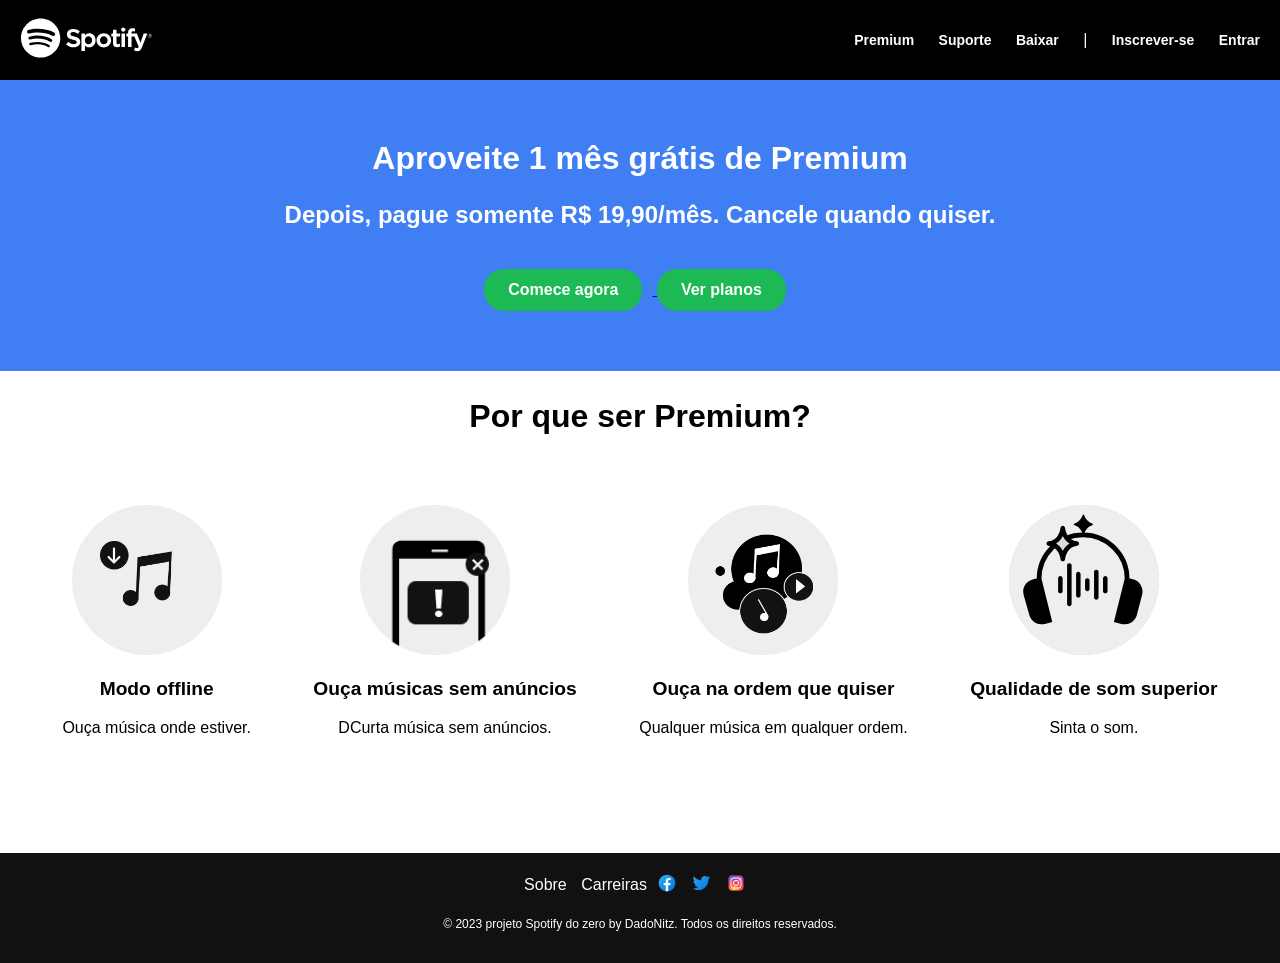
<file: index.html>
<!DOCTYPE html>
<html>
<head>
  <title>Minha Página</title>
  <link rel="stylesheet" type="text/css" href="style.css">
</head>
<body>

  <nav>
    <div class="navbar-logo">
      <img src="Images\spotify.svg" alt="Spotify Logo">
    </div>
    <ul class="navbar-links">
      <li><a href="#">Premium</a></li>
      <li><a href="https://support.spotify.com/">Suporte</a></li>
      <li><a href="https://www.spotify.com/br-pt/download/windows/">Baixar</a></li>
      <li style="color: white;">|</li>
      <li><a href="https://www.spotify.com/br-pt/signup">Inscrever-se</a></li>
      <li><a href="https://www.spotify.com/br-pt/login">Entrar</a></li>
    </ul>
  </nav>


  <div>

    <div class="banner">
        <h1 class="title">Aproveite 1 mês grátis de Premium</h1>
        <p class="subtitle">Depois, pague somente R$ 19,90/mês. Cancele quando quiser.</p>

        <div class="button-container">
          <a href="https://www.spotify.com/br-pt/purchase/offer/default-trial-1m?country=BR">
            <button>Comece agora</button>
          </a>
          <a href="https://www.spotify.com/br-pt/premium/?">
            <button>Ver planos</button>
          </a>
        </div>
         </div>

    </div>

    <h2 class="section-title">Por que ser Premium?</h2>

    <div class="section">
      <div class="feature">
        <img class="feature-icon" src="Images/feature1.png" alt="Feature 1 Icon">
        <div>
          <h3 class="feature-title">Modo offline</h3>
          <p class="feature-description">Ouça música onde estiver.</p>
        </div>
      </div>
      <div class="feature">
        <img class="feature-icon" src="Images/feature2.png" alt="Feature 2 Icon">
        <div>
          <h3 class="feature-title">Ouça músicas sem anúncios</h3>
          <p class="feature-description">DCurta música sem anúncios.</p>
        </div>
      </div>
      <div class="feature">
        <img class="feature-icon" src="Images/feature3.png" alt="Feature 3 Icon">
        <div>
          <h3 class="feature-title">Ouça na ordem que quiser</h3>
          <p class="feature-description">Qualquer música em qualquer ordem.</p>
        </div>
      </div>
      <div class="feature">
        <img class="feature-icon" src="Images/feature4.svg" alt="Feature 3 Icon">
        <div>
          <h3 class="feature-title">Qualidade de som superior</h3>
          <p class="feature-description">Sinta o som.</p>
        </div>  
      </div>
    </div>
  </div>
  <footer>
    <div class="footer-container">
      <div class="footer-links">
        <ul>
          <li><a href="https://www.spotify.com/br-pt/about-us/contact/">Sobre</a></li>
          <li><a href="https://www.lifeatspotify.com/?">Carreiras</a></li>
        </ul>
      </div>
      <div class="footer-social">
        <ul>
          <li><a href="https://www.facebook.com/SpotifyBrasil"><img src="Images\icons8-facebook.svg" alt="Facebook"></a></li>
          <li><a href="https://twitter.com/Spotify"><img src="Images\icons8-twitter.svg" alt="Twitter"></a></li>
          <li><a href="https://www.instagram.com/spotifybrasil/"><img src="Images\icons8-instagram.svg" alt="Instagram"></a></li>
        </ul>
      </div>
    </div>
    <div class="footer-bottom">
      <p>&copy; 2023 projeto Spotify do zero by DadoNitz. Todos os direitos reservados.</p>
    </div>
  </footer>
</body>
</html>
</file>
<file: style.css>
body {
    margin: 0;
    padding: 0;
    font-family: Arial, sans-serif;
  }
  
  nav {
    background-color: #000;
    height: 80px;
    display: flex;
    justify-content: space-between;
    align-items: center;
    padding: 0 20px;
  }
  
  .navbar-logo img {
    height: 40px;
  }
  
  .navbar-links li {
    display: inline-block;
    margin-left: 20px;
  }
  
  .navbar-links li:first-child {
    margin-left: 0;
  }
  
  .navbar-links li a {
    color: #fff;
    text-decoration: none;
    font-weight: bold;
    font-size: 14px;
  }
  
  .navbar-links li a:hover {
    color: #1DB954;
  }

  .banner {
    background-color: rgb(64, 127, 243);
    padding: 60px;
    text-align: center;
  }

  .title {
    font-size: 2rem;
    margin-top: 0;
    color: white;
    font-style: bold;
  }

  .subtitle {
    font-size: 1.5rem;
    font-weight: 600;
    margin-bottom: 40px;
    color: white;
  }

  .button-container {
    margin-top: 20px;
  }

  .button-container button {
    background-color: #1DB954;
    color: #fff;
    border: none;
    padding: 12px 24px;
    font-size: 16px;
    font-weight: bold;
    margin-right: 10px;
    cursor: pointer;
    border-radius: 20px;
  }

  .button-container button:hover {
    background-color: #14803f;
  }

  /* ==========motivos do porque ser premium============ */


.section {
  background-color: #ffffff;
  text-align: center;
  padding: 60px 0;
  display: flex;
  justify-content: space-evenly;
  flex-direction: row;
}

.section-title {
  font-size: 2rem;
  margin-bottom: 40px;
  text-align: center;
  
}

.feature {
  margin-top: -30px;
  align-items: center;
  margin-bottom: 40px;

}

.feature-icon {
  width: 150px;
  height: 150px;
  margin-right: 20px;
}

.feature-title {
  font-size: 1.2rem;
  font-weight: bold;
}


  /* ==========Footer============ */


footer {
  background-color: #111;
  color: #fff;
  padding: 20px 0;
  text-align: center;
}

.footer-container {
  display: flex;
  justify-content: center;
  align-items: center;
  margin-bottom: 20px;
}

.footer-links ul,
.footer-social ul {
  list-style-type: none;
  margin: 0;
  padding: 0;
}

.footer-links ul li,
.footer-social ul li {
  display: inline-block;
  margin-right: 10px;
}

.footer-links ul li a,
.footer-social ul li a {
  color: #fff;
  text-decoration: none;
}

.footer-social img {
  width: 20px;
  height: 20px;
}

.footer-bottom {
  font-size: 12px;
}
</file>
